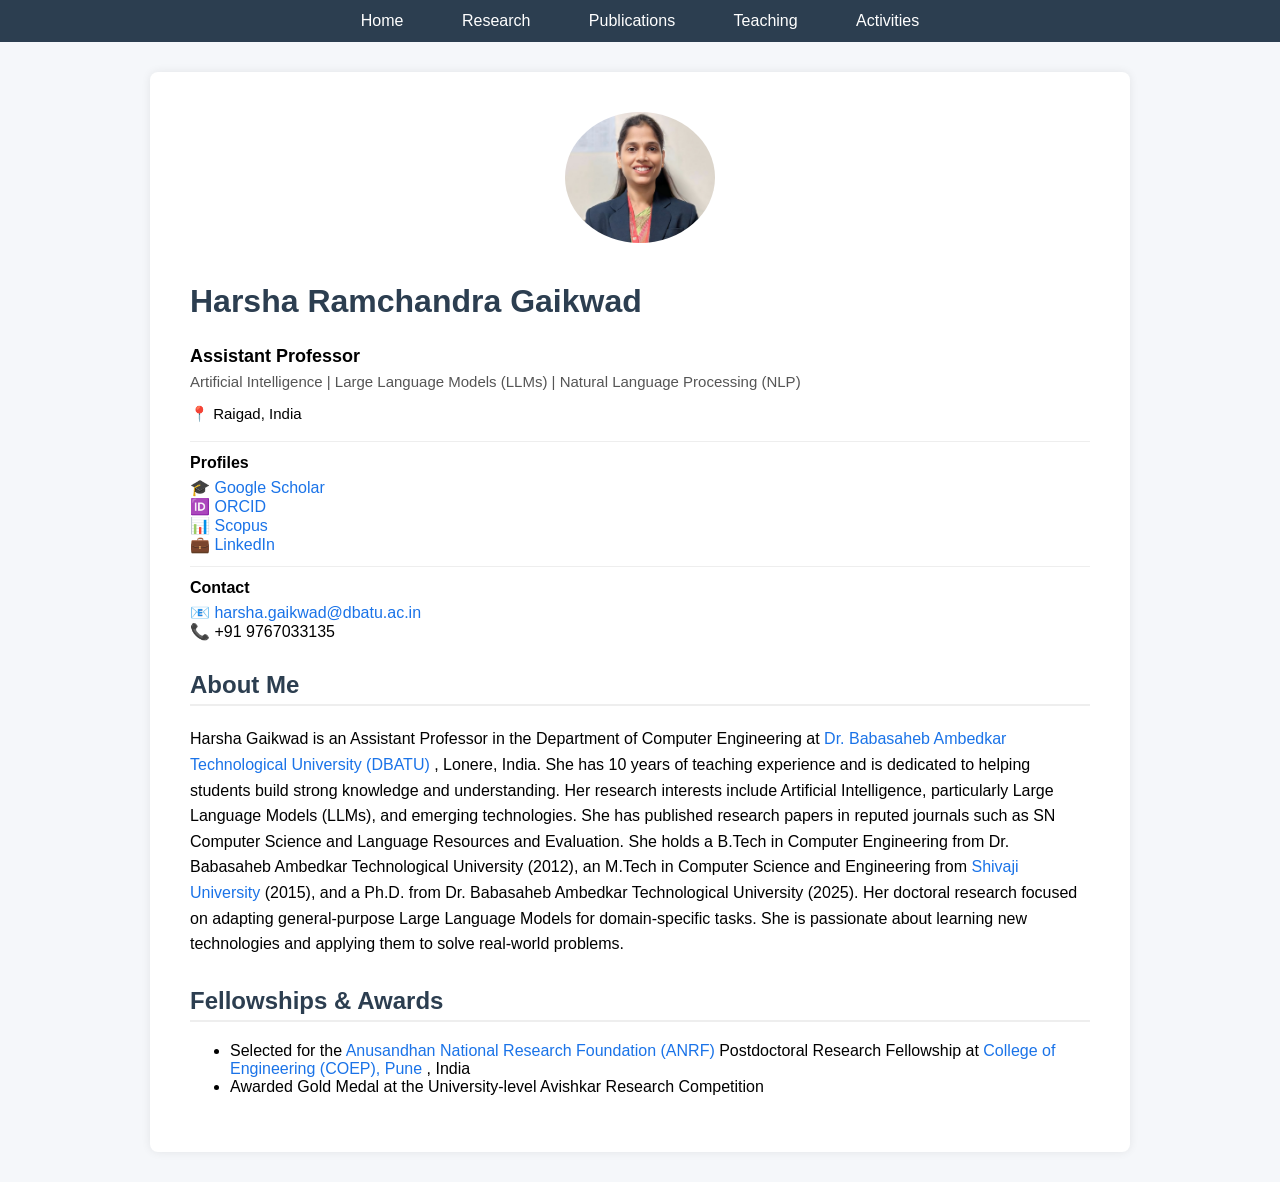
<file: index.html>
<!DOCTYPE html>
<html>
<head>
<title>Harsha R. Gaikwad</title>
<link rel="stylesheet" href="style.css">
</head>

<body>

<div class="navbar">
<a href="index.html">Home</a>
<a href="research.html">Research</a>
<a href="publications.html">Publications</a>
<a href="teaching.html">Teaching</a>
<a href="Activities.html">Activities</a>
</div>

<div class="container">

<div style="text-align:center;">
<img src="profile.jpeg" width="150">
</div>

<h1>Harsha Ramchandra Gaikwad</h1>

<p style="line-height:1.6; font-size:15px;">
  <strong style="font-size:18px;">Assistant Professor</strong><br>
  
  <span style="color:#555;">
    Artificial Intelligence | Large Language Models (LLMs) | Natural Language Processing (NLP)
  </span><br>

  <span style="display:block; margin-top:8px;">📍 Raigad, India</span>

  <hr style="margin:12px 0; border:0; border-top:1px solid #eee;">

  <strong style="font-size:16px;">Profiles</strong><br>

  <span style="display:block; margin-top:6px;">
    🎓 <a href="https://scholar.google.com/citations?user=UqezAY8AAAAJ&hl=en" target="_blank" style="text-decoration:none; color:#1a73e8;">
      Google Scholar
    </a>
  </span>

  <span style="display:block;">
    🆔 <a href="https://orcid.org/0000-0003-2760-0009" target="_blank" style="text-decoration:none; color:#1a73e8;">
      ORCID
    </a>
  </span>

  <span style="display:block;">
    📊 <a href="https://www.scopus.com/authid/detail.uri?authorId=57553435400" target="_blank" style="text-decoration:none; color:#1a73e8;">
      Scopus
    </a>
  </span>

  <span style="display:block;">
    💼 <a href="https://www.linkedin.com/in/harsha-gaikwad-33515127b" target="_blank" style="text-decoration:none; color:#1a73e8;">
      LinkedIn
    </a>
  </span>

  <hr style="margin:12px 0; border:0; border-top:1px solid #eee;">

  <strong style="font-size:16px;">Contact</strong><br>

  <span style="display:block; margin-top:6px;">
    📧 <a href="mailto:harsha.gaikwad@dbatu.ac.in" style="text-decoration:none; color:#1a73e8;">
      harsha.gaikwad@dbatu.ac.in
    </a>
  </span>

  <span style="display:block;">
    📞 +91 9767033135
  </span>
</p>
  <h2>About Me</h2>
<p>
Harsha Gaikwad is an Assistant Professor in the Department of Computer Engineering at 
<a href="https://dbatu.ac.in/" target="_blank" style="color:#1a73e8; text-decoration:none;">
Dr. Babasaheb Ambedkar Technological University (DBATU)
</a>, Lonere, India. 

She has 10 years of teaching experience and is dedicated to helping students build strong knowledge and understanding. 
Her research interests include Artificial Intelligence, particularly Large Language Models (LLMs), and emerging technologies. 

She has published research papers in reputed journals such as SN Computer Science and Language Resources and Evaluation. 

She holds a B.Tech in Computer Engineering from 

Dr. Babasaheb Ambedkar Technological University (2012), 

an M.Tech in Computer Science and Engineering from 
<a href="https://www.unishivaji.ac.in/" target="_blank" style="color:#1a73e8; text-decoration:none;">
Shivaji University
</a> (2015), 

and a Ph.D. from 

Dr. Babasaheb Ambedkar Technological University
(2025). 

Her doctoral research focused on adapting general-purpose Large Language Models for domain-specific tasks. 
She is passionate about learning new technologies and applying them to solve real-world problems.
</p>


  <h2>Fellowships & Awards</h2>
<ul>
<li>
Selected for the 
<a href="https://anrf.gov.in/" target="_blank" style="color:#1a73e8; text-decoration:none;">
Anusandhan National Research Foundation (ANRF)
</a> 
Postdoctoral Research Fellowship at 
<a href="https://www.coep.org.in/" target="_blank" style="color:#1a73e8; text-decoration:none;">
College of Engineering (COEP), Pune
</a>, India
</li>

<li>
Awarded Gold Medal at the University-level Avishkar Research Competition
</li>
</ul>

</div>

</body>
</html>
</file>
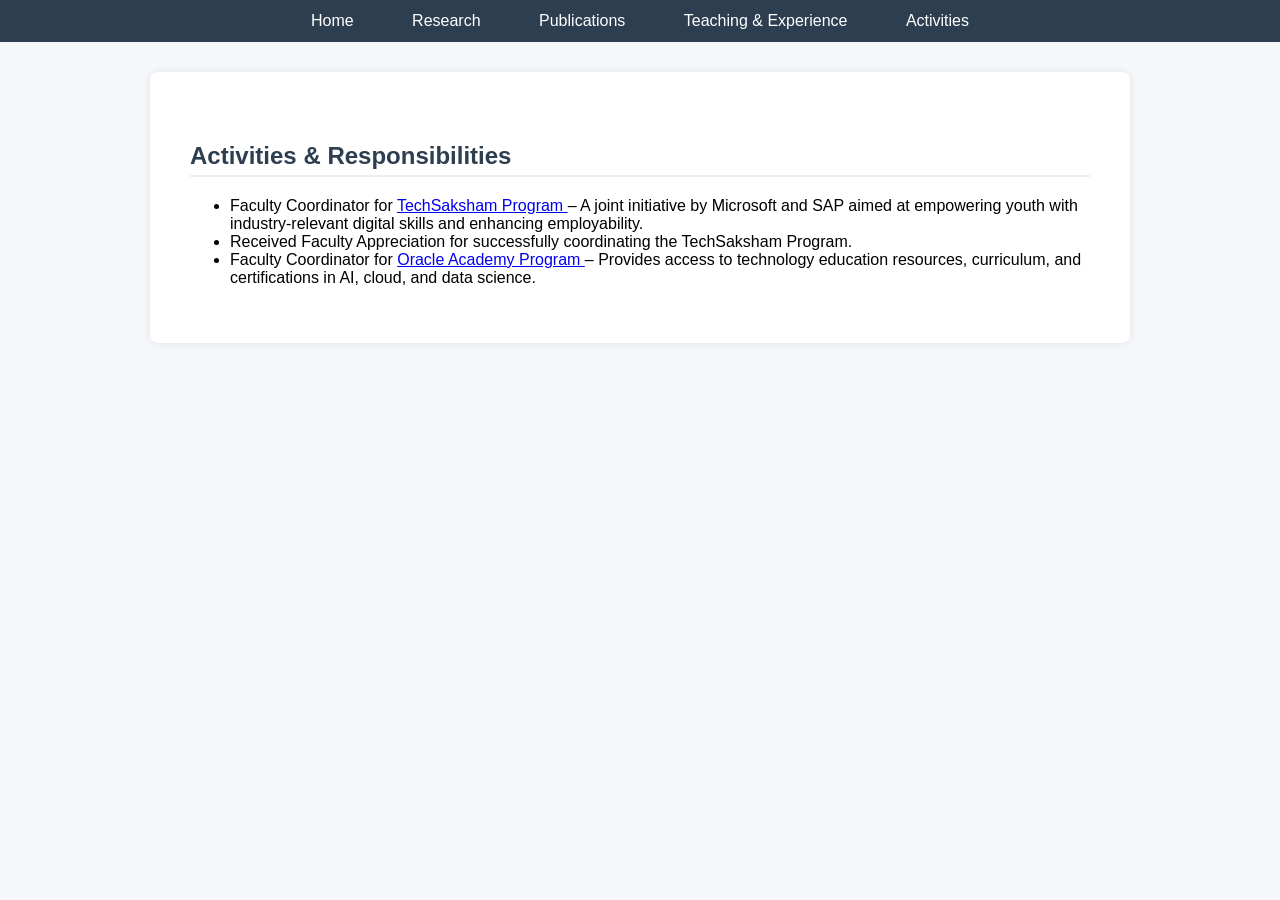
<file: Activities.html>
<!DOCTYPE html>
<html>
<head>
<title>Activities</title>
<link rel="stylesheet" href="style.css">
</head>

<body>

<div class="navbar">
  <a href="index.html">Home</a>
  <a href="research.html">Research</a>
  <a href="publications.html">Publications</a>
  <a href="teaching.html">Teaching & Experience</a>
  <a href="Activities.html">Activities</a>
</div>

<div class="container">

  <div class="card">
    <h2 class="title">Activities & Responsibilities</h2>

    <ul class="activity-list">
      <li>
        Faculty Coordinator for 
        <a href="https://techsaksham.org/" target="_blank">
          TechSaksham Program
        </a> – A joint initiative by Microsoft and SAP aimed at empowering youth with industry-relevant digital skills and enhancing employability.
      </li>

      <li>
        Received Faculty Appreciation for successfully coordinating the TechSaksham Program.
      </li>

      <li>
        Faculty Coordinator for 
        <a href="https://academy.oracle.com/" target="_blank">
          Oracle Academy Program
        </a> – Provides access to technology education resources, curriculum, and certifications in AI, cloud, and data science.
      </li>
    </ul>
  </div>

</div>

</body>
</html>
</file>
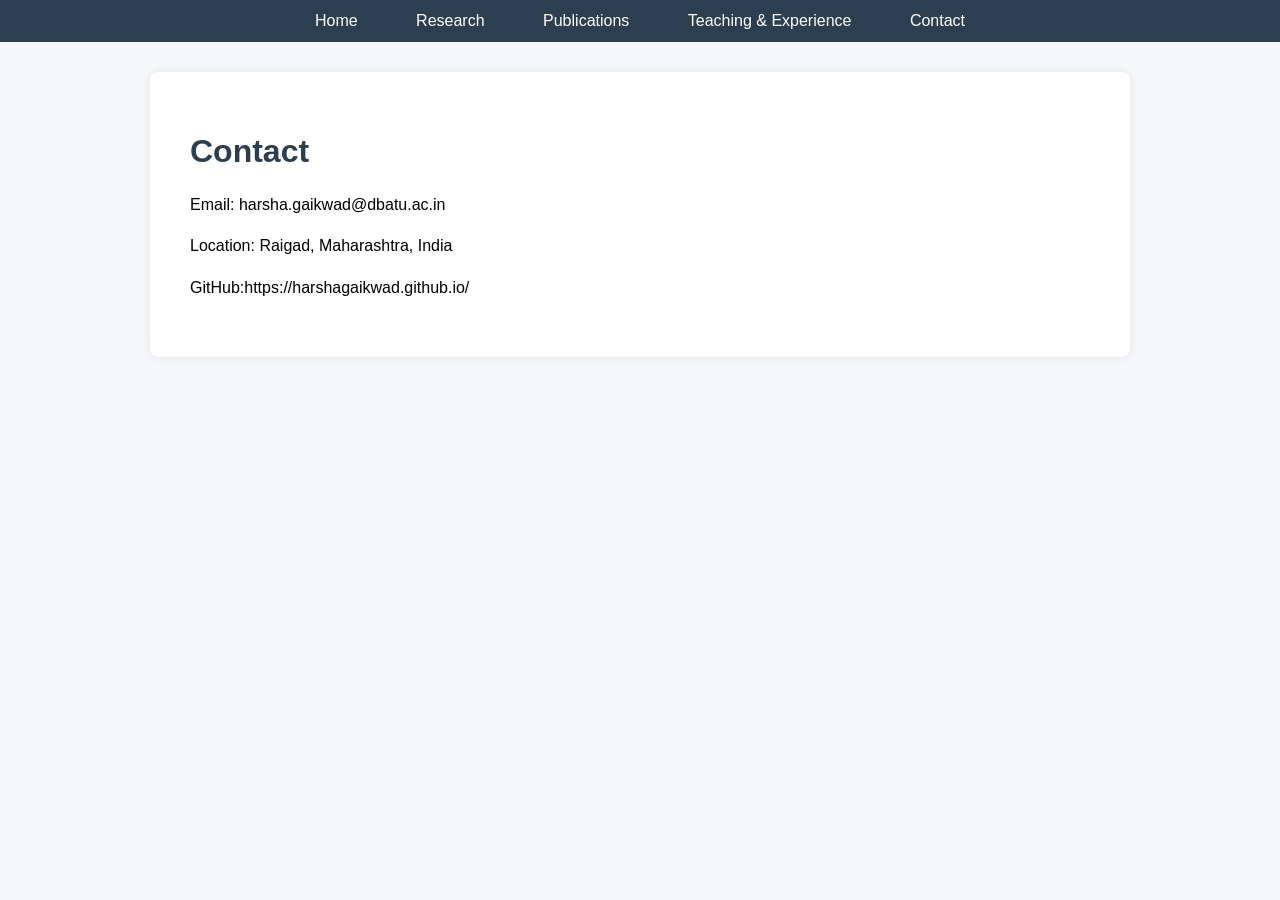
<file: contact.html>
<!DOCTYPE html>
<html>
<head>
<title>Contact</title>
<link rel="stylesheet" href="style.css">
</head>

<body>

<div class="navbar">
<a href="index.html">Home</a>
<a href="research.html">Research</a>
<a href="publications.html">Publications</a>
<a href="teaching.html">Teaching & Experience</a>
<a href="contact.html">Contact</a>
</div>

<div class="container">

<h1>Contact</h1>

<p>Email: harsha.gaikwad@dbatu.ac.in</p>
<p>Location: Raigad, Maharashtra, India</p>
<p>GitHub:https://harshagaikwad.github.io/</p>

</div>

</body>
</html>
</file>
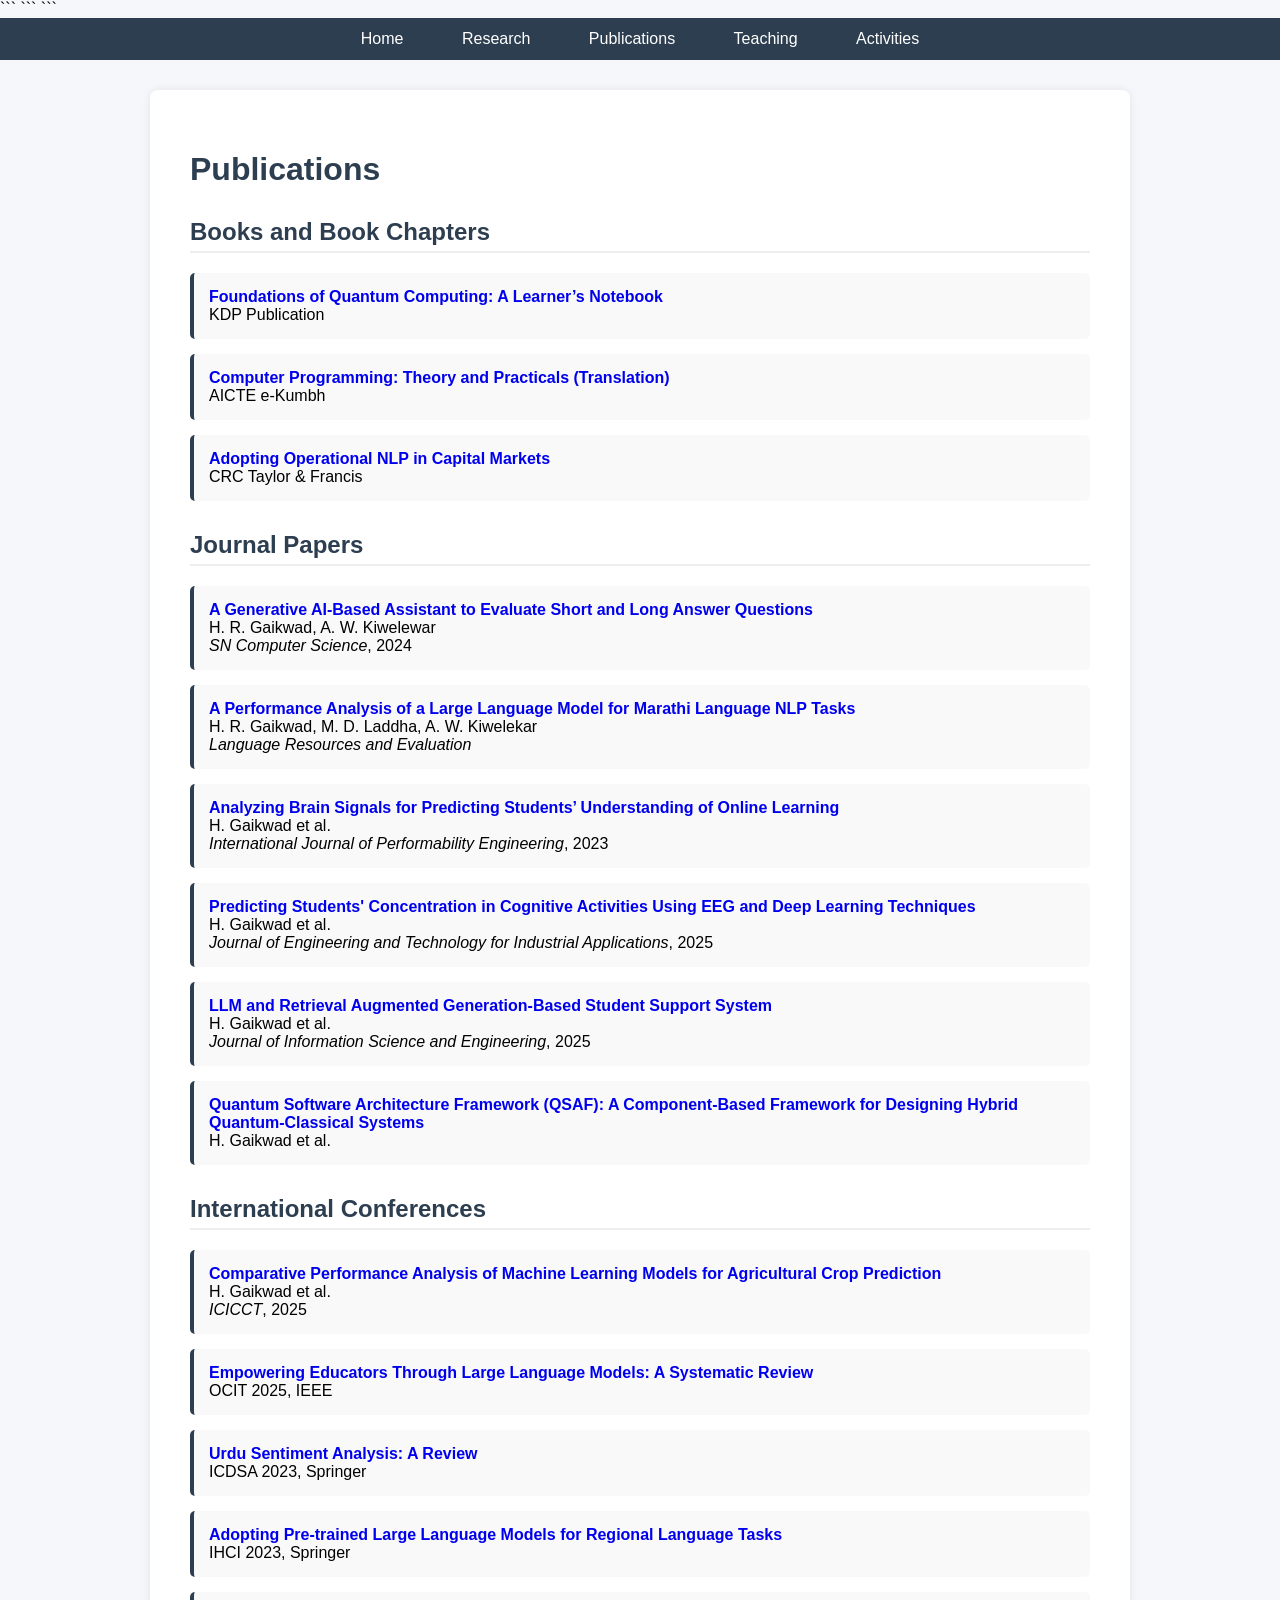
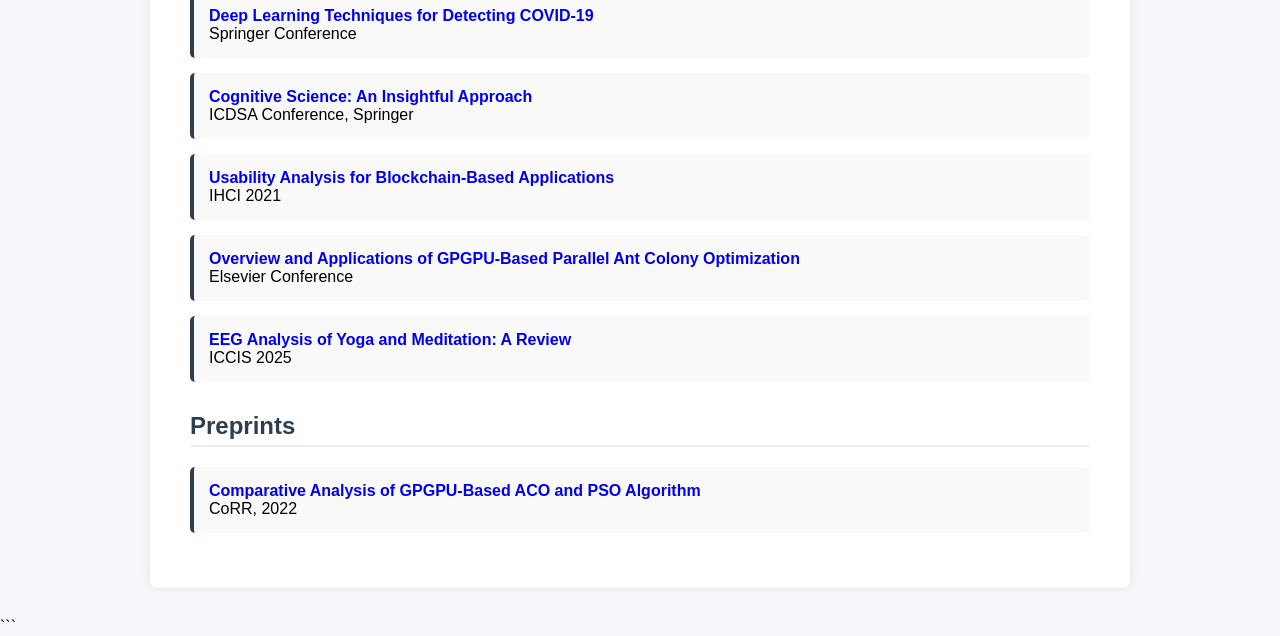
<file: publications.html>
<!DOCTYPE html>

<html lang="en">

<head>
    <meta charset="UTF-8">
    <meta name="viewport" content="width=device-width, initial-scale=1.0">

```
<title>Publications | Harsha R. Gaikwad</title>

<link rel="stylesheet" href="style.css">

<style>
    /* Remove underline from all links */
    a,
    a:hover,
    a:visited,
    a:active {
        text-decoration: none !important;
    }
</style>
```

</head>

<body>

```
<!-- Navigation Bar -->
<div class="navbar">
    <a href="index.html">Home</a>
    <a href="research.html">Research</a>
    <a href="publications.html">Publications</a>
    <a href="teaching.html">Teaching</a>
    <a href="Activities.html">Activities</a>
</div>


<div class="container">

    <h1>Publications</h1>


    <!-- ================= BOOKS AND BOOK CHAPTERS ================= -->

    <h2>Books and Book Chapters</h2>


    <div class="pub">
        <strong>
            <a href="https://www.amazon.co.jp/-/en/Arvind-W-Kiwelekar/dp/B0GKHGV92S">
                Foundations of Quantum Computing: A Learner’s Notebook
            </a>
        </strong><br>
        KDP Publication
    </div>


    <div class="pub">
        <strong>
            <a href="PASTE_GOOGLE_SCHOLAR_LINK_HERE" target="_blank">
                Computer Programming: Theory and Practicals (Translation)
            </a>
        </strong><br>
        AICTE e-Kumbh
    </div>


    <div class="pub">
        <strong>
            <a href="https://www.taylorfrancis.com/chapters/edit/10.1201/9781032658056-9/operational-nlp-capital-markets-atul-gupta-mahboob-alam-harsha-gaikwad-charu-gandhi">
                Adopting Operational NLP in Capital Markets
            </a>
        </strong><br>
        CRC Taylor & Francis
    </div>


    <!-- ================= JOURNAL PAPERS ================= -->

    <h2>Journal Papers</h2>


    <div class="pub">
        <strong>
            <a href="https://link.springer.com/article/10.1007/s42979-024-02965-4">
                A Generative AI-Based Assistant to Evaluate Short and Long Answer Questions
            </a>
        </strong><br>

        H. R. Gaikwad, A. W. Kiwelewar<br>
        <em>SN Computer Science</em>, 2024
    </div>


    <div class="pub">
        <strong>
            <a href="https://link.springer.com/article/10.1007/s10579-026-09915-x">
                A Performance Analysis of a Large Language Model for Marathi Language NLP Tasks
            </a>
        </strong><br>

        H. R. Gaikwad, M. D. Laddha, A. W. Kiwelekar<br>
        <em>Language Resources and Evaluation</em>
    </div>


    <div class="pub">
        <strong>
            <a href="https://www.ijpe-online.com/www.ijpe-online.com/EN/Y2023/V19/I7/462">
                Analyzing Brain Signals for Predicting Students’ Understanding of Online Learning
            </a>
        </strong><br>

        H. Gaikwad et al.<br>
        <em>International Journal of Performability Engineering</em>, 2023
    </div>


    <div class="pub">
        <strong>
            <a href="https://itegam-jetia.org/journal/index.php/jetia/en/article/view/2967">
                Predicting Students' Concentration in Cognitive Activities Using EEG and Deep Learning Techniques
            </a>
        </strong><br>

        H. Gaikwad et al.<br>
        <em>Journal of Engineering and Technology for Industrial Applications</em>, 2025
    </div>


    <div class="pub">
        <strong>
            <a href="PASTE_GOOGLE_SCHOLAR_LINK_HERE" target="_blank">
                LLM and Retrieval Augmented Generation-Based Student Support System
            </a>
        </strong><br>

        H. Gaikwad et al.<br>
        <em>Journal of Information Science and Engineering</em>, 2025
    </div>


    <div class="pub">
        <strong>
            <a href="https://arxiv.org/abs/2605.01800">
                Quantum Software Architecture Framework (QSAF): A Component-Based Framework for Designing Hybrid Quantum-Classical Systems
            </a>
        </strong><br>

        H. Gaikwad et al.
    </div>


    <!-- ================= INTERNATIONAL CONFERENCES ================= -->

    <h2>International Conferences</h2>


    <div class="pub">
        <strong>
            <a href="https://link.springer.com/chapter/10.1007/978-3-032-08600-6_18">
                Comparative Performance Analysis of Machine Learning Models for Agricultural Crop Prediction
            </a>
        </strong><br>

        H. Gaikwad et al.<br>
        <em>ICICCT</em>, 2025
    </div>


    <div class="pub">
        <strong>
            <a href="https://ieeexplore.ieee.org/abstract/document/11400143">
                Empowering Educators Through Large Language Models: A Systematic Review
            </a>
        </strong><br>

        OCIT 2025, IEEE
    </div>


    <div class="pub">
        <strong>
            <a href="https://link.springer.com/chapter/10.1007/978-981-99-7817-5_34">
                Urdu Sentiment Analysis: A Review
            </a>
        </strong><br>

        ICDSA 2023, Springer
    </div>


    <div class="pub">
        <strong>
            <a href="https://link.springer.com/chapter/10.1007/978-3-031-53827-8_2">
                Adopting Pre-trained Large Language Models for Regional Language Tasks
            </a>
        </strong><br>

        IHCI 2023, Springer
    </div>


    <div class="pub">
        <strong>
            <a href="https://link.springer.com/chapter/10.1007/978-981-99-2100-3_26">
                Deep Learning Techniques for Detecting COVID-19
            </a>
        </strong><br>

        Springer Conference
    </div>


    <div class="pub">
        <strong>
            <a href="https://link.springer.com/chapter/10.1007/978-981-19-6634-7_14">
                Cognitive Science: An Insightful Approach
            </a>
        </strong><br>

        ICDSA Conference, Springer
    </div>


    <div class="pub">
        <strong>
            <a href="https://link.springer.com/chapter/10.1007/978-3-030-98404-5_33">
                Usability Analysis for Blockchain-Based Applications
            </a>
        </strong><br>

        IHCI 2021
    </div>


    <div class="pub">
        <strong>
            <a href="https://scholar.google.com/citations?view_op=view_citation&hl=en&user=UqezAY8AAAAJ&citation_for_view=UqezAY8AAAAJ:u-x6o8ySG0sC0">
                Overview and Applications of GPGPU-Based Parallel Ant Colony Optimization
            </a>
        </strong><br>

        Elsevier Conference
    </div>


    <div class="pub">
        <strong>
            <a href="PASTE_GOOGLE_SCHOLAR_LINK_HERE" target="_blank">
                EEG Analysis of Yoga and Meditation: A Review
            </a>
        </strong><br>

        ICCIS 2025
    </div>


    <!-- ================= PREPRINTS ================= -->

    <h2>Preprints</h2>


    <div class="pub">
        <strong>
            <a href="https://arxiv.org/abs/2203.12239">
                Comparative Analysis of GPGPU-Based ACO and PSO Algorithm
            </a>
        </strong><br>

        CoRR, 2022
    </div>


</div>
```

</body>

</html>
</file>
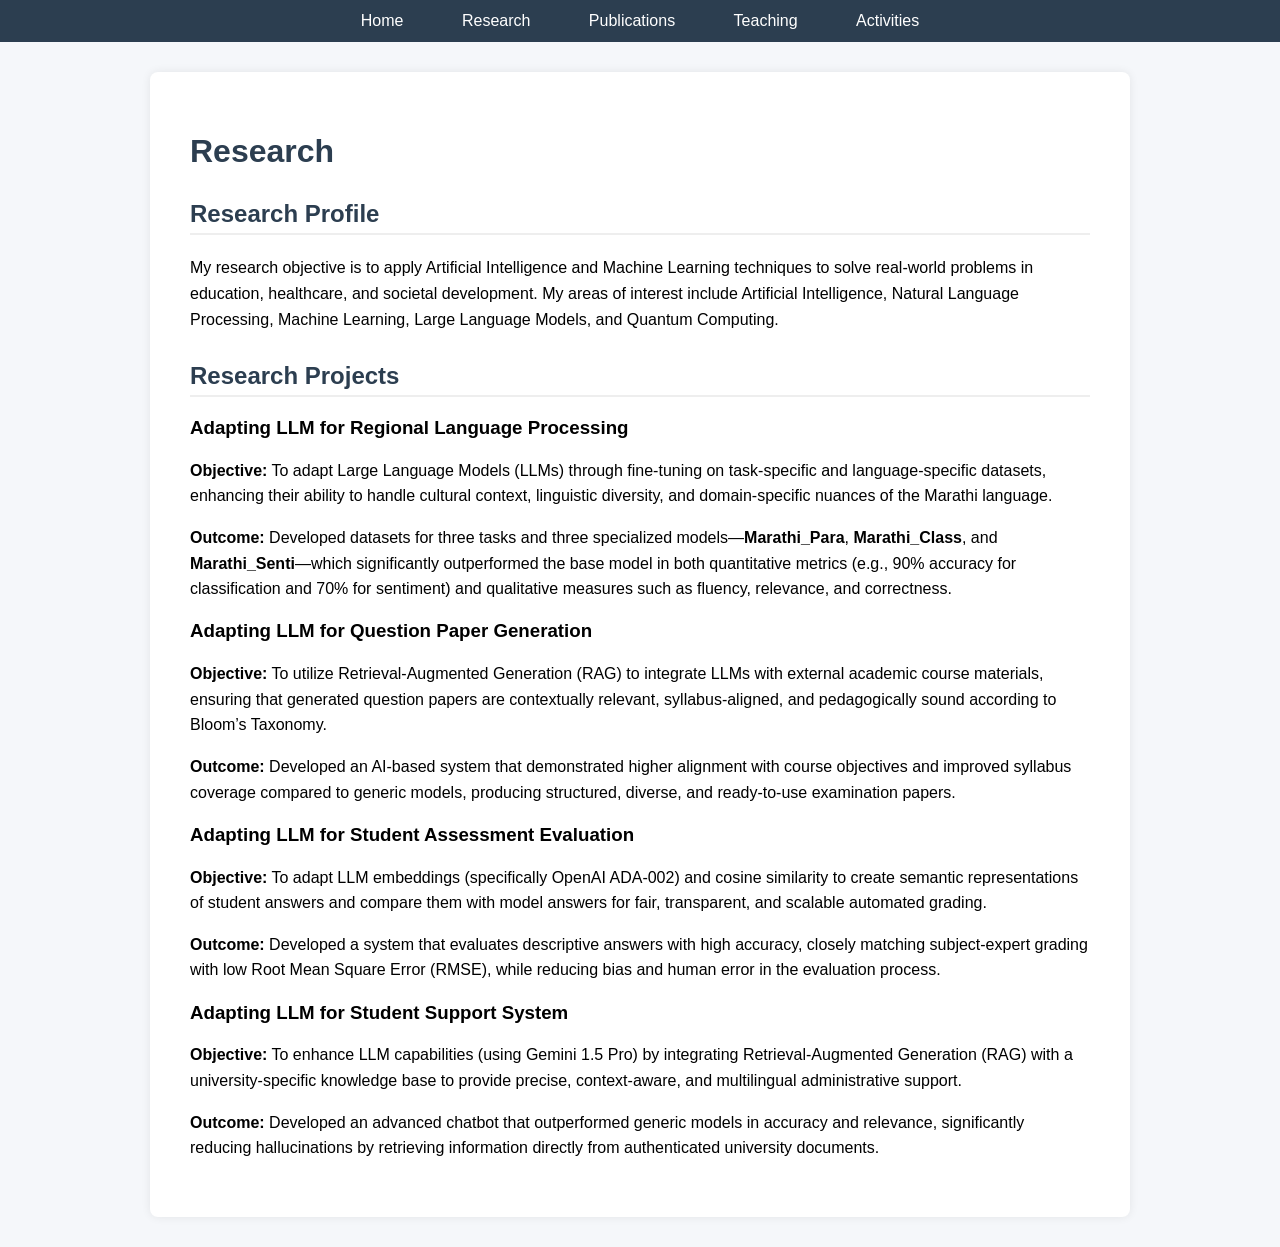
<file: research.html>
<!DOCTYPE html>
<html>
<head>
  <title>Research</title>
  <link rel="stylesheet" href="style.css">
  <meta charset="UTF-8">
</head>

<body>

<!-- Navigation Bar -->
<div class="navbar">
  <a href="index.html">Home</a>
  <a href="research.html">Research</a>
  <a href="publications.html">Publications</a>
  <a href="teaching.html">Teaching</a>
  <a href="Activities.html">Activities</a>
</div>

<!-- Main Container -->
<div class="container">

  <h1>Research</h1>

 <!-- Research Objective + Areas of Interest -->
<section>
  <h2>Research Profile</h2>
  <p style="line-height:1.6;">
    My research objective is to apply Artificial Intelligence and Machine Learning techniques 
    to solve real-world problems in education, healthcare, and societal development. 
    My areas of interest include Artificial Intelligence, Natural Language Processing, 
    Machine Learning, Large Language Models, and Quantum Computing.
  </p>
</section>
  
  <!-- Research Projects -->
  <section>
    <h2>Research Projects</h2>

    <!-- Project 1 -->
    <div class="project-card">
      <h3>Adapting LLM for Regional Language Processing</h3>
      <p>
        <strong>Objective:</strong> To adapt Large Language Models (LLMs) through fine-tuning 
        on task-specific and language-specific datasets, enhancing their ability to handle 
        cultural context, linguistic diversity, and domain-specific nuances of the Marathi language.
      </p>
      <p>
        <strong>Outcome:</strong> Developed datasets for three tasks and  three specialized models—<b>Marathi_Para</b>, 
        <b>Marathi_Class</b>, and <b>Marathi_Senti</b>—which significantly outperformed 
        the base model in both quantitative metrics (e.g., 90% accuracy for classification 
        and 70% for sentiment) and qualitative measures such as fluency, relevance, and correctness.
      </p>
    </div>

    <!-- Project 2 -->
    <div class="project-card">
      <h3>Adapting LLM for Question Paper Generation</h3>
      <p>
        <strong>Objective:</strong> To utilize Retrieval-Augmented Generation (RAG) to integrate 
        LLMs with external academic course materials, ensuring that generated question papers are 
        contextually relevant, syllabus-aligned, and pedagogically sound according to Bloom’s Taxonomy.
      </p>
      <p>
        <strong>Outcome:</strong> Developed an AI-based system that demonstrated higher alignment 
        with course objectives and improved syllabus coverage compared to generic models, producing 
        structured, diverse, and ready-to-use examination papers.
      </p>
    </div>

    <!-- Project 3 -->
    <div class="project-card">
      <h3>Adapting LLM for Student Assessment Evaluation</h3>
      <p>
        <strong>Objective:</strong> To adapt LLM embeddings (specifically OpenAI ADA-002) and cosine 
        similarity to create semantic representations of student answers and compare them with model 
        answers for fair, transparent, and scalable automated grading.
      </p>
      <p>
        <strong>Outcome:</strong> Developed a system that evaluates descriptive answers with high 
        accuracy, closely matching subject-expert grading with low Root Mean Square Error (RMSE), 
        while reducing bias and human error in the evaluation process.
      </p>
    </div>

    <!-- Project 4 -->
    <div class="project-card">
      <h3>Adapting LLM for Student Support System</h3>
      <p>
        <strong>Objective:</strong> To enhance LLM capabilities (using Gemini 1.5 Pro) by integrating 
        Retrieval-Augmented Generation (RAG) with a university-specific knowledge base to provide 
        precise, context-aware, and multilingual administrative support.
      </p>
      <p>
        <strong>Outcome:</strong> Developed an advanced chatbot that outperformed generic models in 
        accuracy and relevance, significantly reducing hallucinations by retrieving information 
        directly from authenticated university documents.
      </p>
    </div>

  </section>

 

</div>

</body>
</html>
</file>
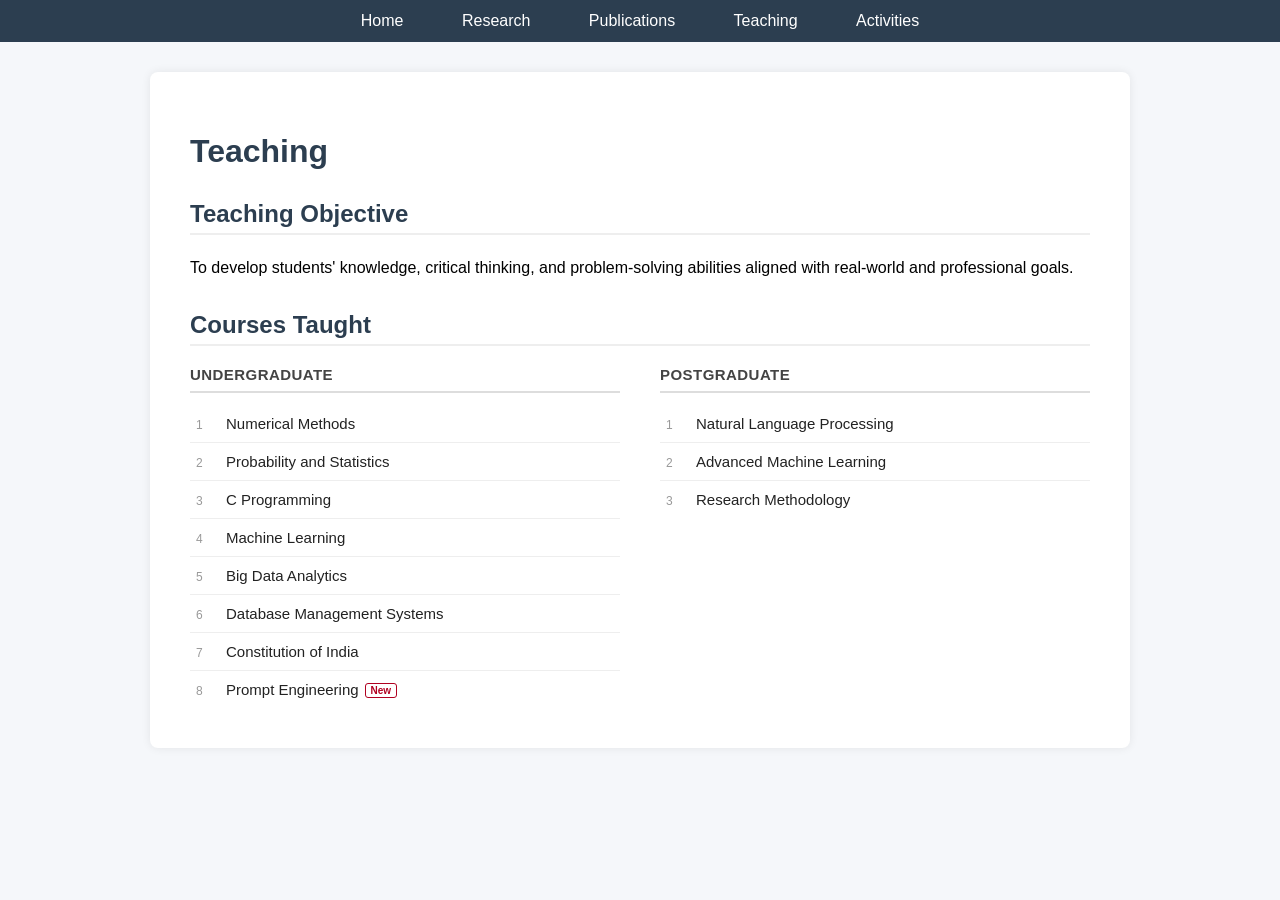
<file: teaching.html>
<!DOCTYPE html>
<html>
<head>
<title>Teaching</title>
<link rel="stylesheet" href="style.css">
<style>
  .courses-wrap {
    display: flex;
    gap: 40px;
    flex-wrap: wrap;
    margin-top: 10px;
  }

  .course-col {
    flex: 1;
    min-width: 260px;
  }

  .course-col h3 {
    font-size: 15px;
    letter-spacing: 0.03em;
    text-transform: uppercase;
    color: #444;
    margin: 0 0 12px;
    padding-bottom: 8px;
    border-bottom: 2px solid #ddd;
  }

  .course-item {
    display: flex;
    align-items: baseline;
    gap: 10px;
    padding: 10px 6px;
    border-bottom: 1px solid #eee;
    transition: background 0.15s ease;
  }

  .course-item:hover {
    background: #f7f7f7;
  }

  .course-item:last-child {
    border-bottom: none;
  }

  .course-num {
    font-size: 12px;
    color: #999;
    min-width: 20px;
  }

  .course-name {
    font-size: 15px;
    color: #222;
  }

  .badge-new {
    display: inline-block;
    font-size: 10px;
    font-weight: bold;
    color: #b00020;
    border: 1px solid #b00020;
    border-radius: 3px;
    padding: 1px 5px;
    margin-left: 6px;
    vertical-align: middle;
  }
</style>
</head>
<body>
<div class="navbar">
<a href="index.html">Home</a>
<a href="research.html">Research</a>
<a href="publications.html">Publications</a>
<a href="teaching.html">Teaching</a>
<a href="Activities.html">Activities</a>
</div>
<div class="container">
<h1>Teaching</h1>
<h2>Teaching Objective</h2>
<p>
To develop students' knowledge, critical thinking, and problem-solving abilities 
aligned with real-world and professional goals.
</p>

<h2>Courses Taught</h2>

<div class="courses-wrap">
  <div class="course-col">
    <h3>Undergraduate</h3>
    <div class="course-item">
      <span class="course-num">1</span>
      <span class="course-name">Numerical Methods</span>
    </div>
    <div class="course-item">
      <span class="course-num">2</span>
      <span class="course-name">Probability and Statistics</span>
    </div>
    <div class="course-item">
      <span class="course-num">3</span>
      <span class="course-name">C Programming</span>
    </div>
    <div class="course-item">
      <span class="course-num">4</span>
      <span class="course-name">Machine Learning</span>
    </div>
    <div class="course-item">
      <span class="course-num">5</span>
      <span class="course-name">Big Data Analytics</span>
    </div>
    <div class="course-item">
      <span class="course-num">6</span>
      <span class="course-name">Database Management Systems</span>
    </div>
    <div class="course-item">
      <span class="course-num">7</span>
      <span class="course-name">Constitution of India</span>
    </div>
    <div class="course-item">
      <span class="course-num">8</span>
      <span class="course-name">Prompt Engineering<span class="badge-new">New</span></span>
    </div>
  </div>

  <div class="course-col">
    <h3>Postgraduate</h3>
    <div class="course-item">
      <span class="course-num">1</span>
      <span class="course-name">Natural Language Processing</span>
    </div>
    <div class="course-item">
      <span class="course-num">2</span>
      <span class="course-name">Advanced Machine Learning</span>
    </div>
    <div class="course-item">
      <span class="course-num">3</span>
      <span class="course-name">Research Methodology</span>
    </div>
  </div>
</div>

</div>
</body>
</html>
</file>
<file: style.css>
body {
    font-family: "Segoe UI", Arial, sans-serif;
    margin: 0;
    background-color: #f5f7fa;
}

/* NAVBAR */
.navbar {
    background-color: #2c3e50;
    padding: 12px 0;
    text-align: center;
    position: sticky;
    top: 0;
}

.navbar a {
    color: white;
    margin: 0 15px;
    text-decoration: none;
    font-weight: 500;
    padding: 8px 12px;
}

.navbar a:hover {
    background-color: #f39c12;
    border-radius: 5px;
}

/* CONTAINER */
.container {
    padding: 40px;
    max-width: 900px;
    margin: 30px auto;
    background: white;
    box-shadow: 0 0 10px rgba(0,0,0,0.08);
    border-radius: 8px;
}

/* HEADINGS */
h1, h2 {
    color: #2c3e50;
}

h2 {
    border-bottom: 2px solid #eee;
    padding-bottom: 5px;
    margin-top: 30px;
}

/* TEXT */
p {
    line-height: 1.6;
}

/* PUBLICATIONS */
.pub {
    background: #f9f9f9;
    padding: 15px;
    margin-bottom: 15px;
    border-left: 4px solid #2c3e50;
    border-radius: 5px;
}

/* IMAGE */
img {
    border-radius: 50%;
    margin-bottom: 15px;
}
</file>
